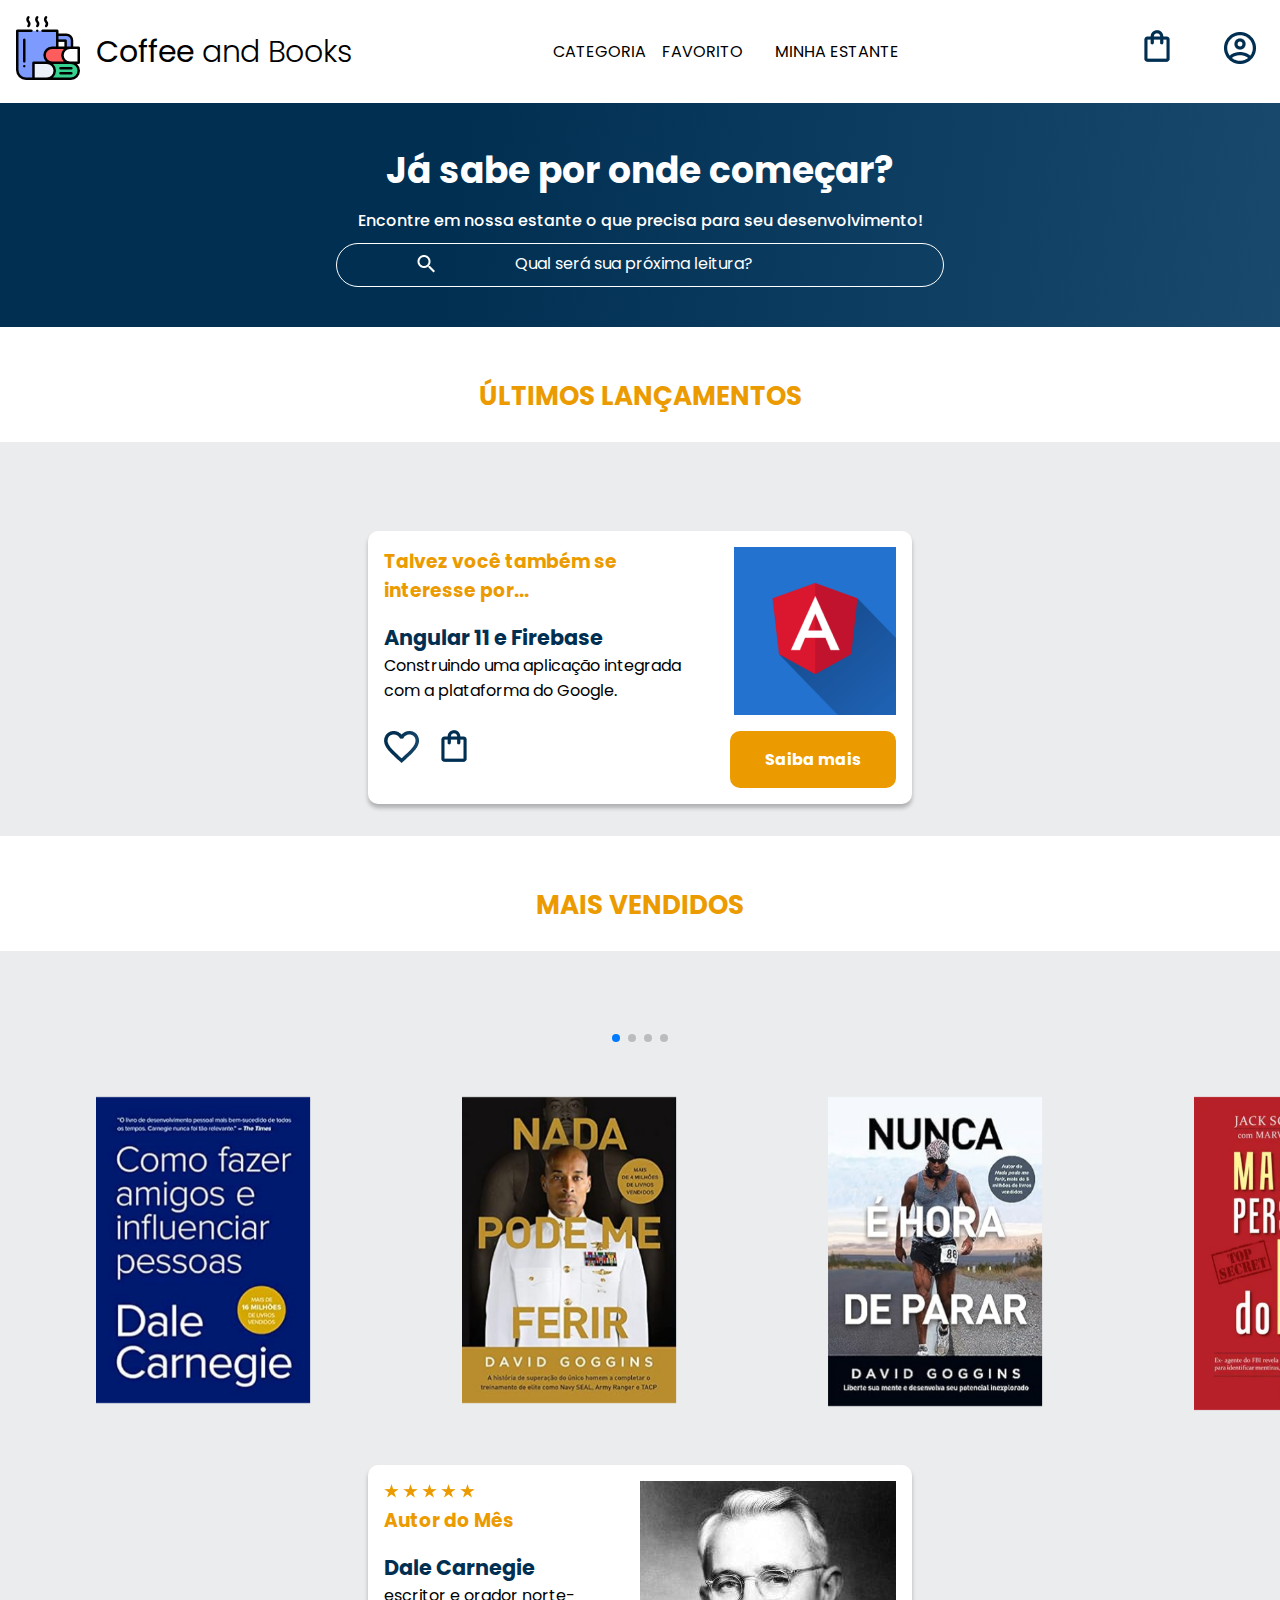
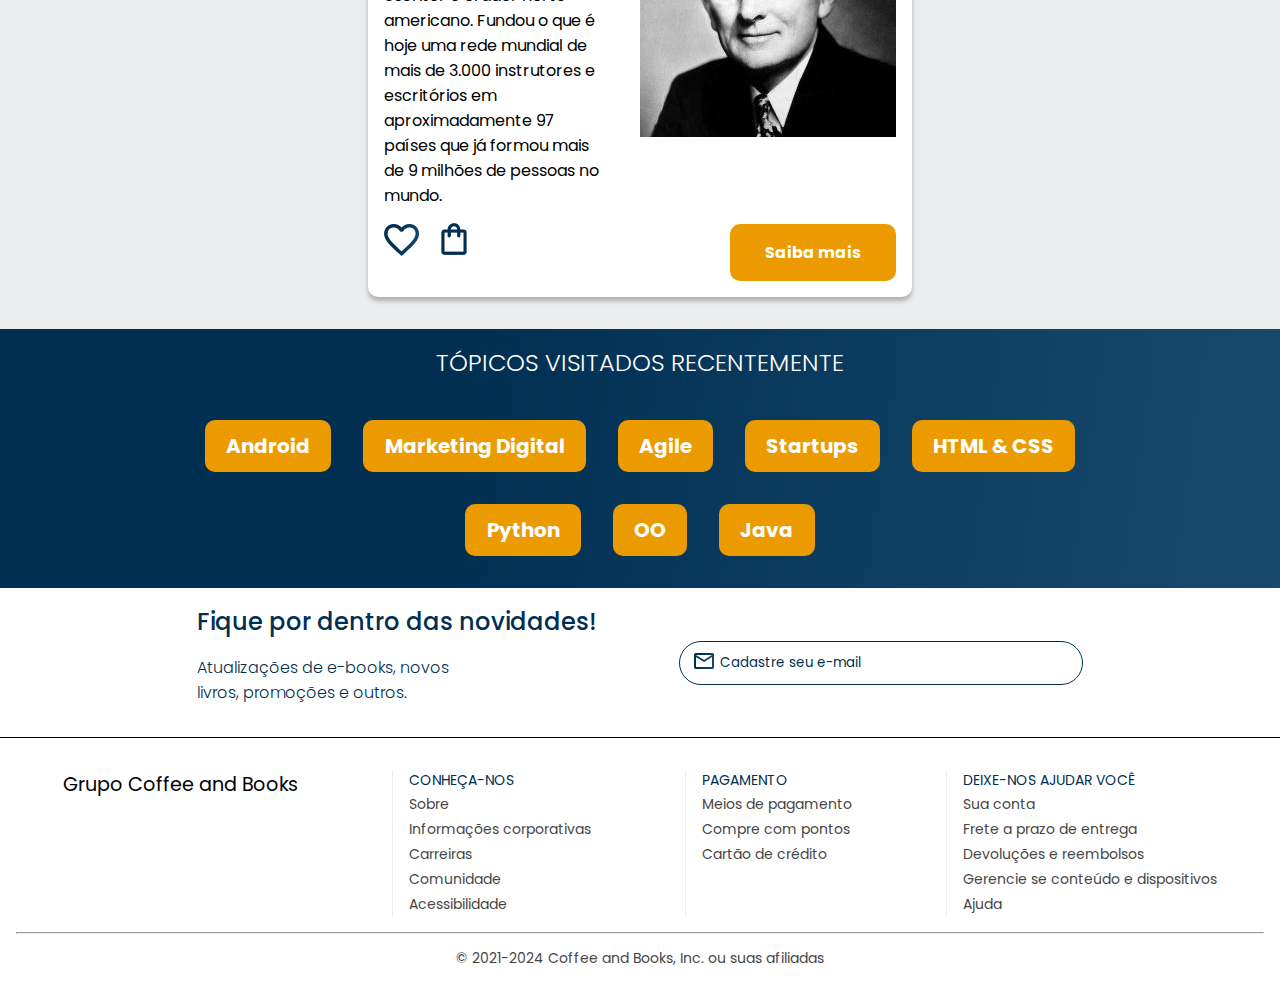
<file: index.html>
<!DOCTYPE html>
<html lang="en">
<head>
    <meta charset="UTF-8">
    <meta name="viewport" content="width=device-width, initial-scale=1.0">
    <title>Coffee and Books</title>
    <link rel="stylesheet" href="style/header.css">
    <link rel="stylesheet" href="style/style.css">
    <link rel="stylesheet" href="style/baner.css">
    <link rel="stylesheet" href="style/topicos.css">
    <link rel="stylesheet" href="style/contatoEfooter.css">
    <link rel="stylesheet" href="https://cdn.jsdelivr.net/npm/swiper@11/swiper-bundle.min.css">
    <script src="https://cdn.jsdelivr.net/npm/swiper@11/swiper-bundle.min.js" defer></script>
    <link rel="stylesheet" href="style/carrosel.css">
    <script src="js/carrossel.js" defer></script>
    <link rel="shortcut icon" href="imagens/livro.png" type="image/x-icon">
</head>
<body>
    <header class="cabecalho">
        <div class="container">
            <input type="checkbox" id="menu" class="container_botao">
            <label for="menu" class="container_rotulo">
                <span class="container_menu_hamburger container_imagem"></span>
            </label>
            <ul class="lista_menu">
                <li class="lista_menu_titulo">Categoria</li>
                <li class="lista_menu_item"><a href="#" class="lista_menu_link">Programação</a></li>
                <li class="lista_menu_item"><a href="#" class="lista_menu_link">Front-end</a></li>
                <li class="lista_menu_item"><a href="#" class="lista_menu_link">Infraestrutura</a></li>
                <li class="lista_menu_item"><a href="#" class="lista_menu_link">Business</a></li>
                <li class="lista_menu_item"><a href="#" class="lista_menu_link">Design & UX</a></li>
            </ul>
            <a href="#"><img src="imagens/livro.png" alt="logo alura" class="container_imagem"></a>
            <h1 class="container_titulo"><b class="container_titulo_negrito">Coffee</b> and Books</h1>
        </div>
        
        <ul class="opcoes">
            <input type="checkbox" name="opcoes-menu" id="opcoes-menu" class="opcoes-botao">
            <label for="opcoes-menu" class="opcao_menu">
                <li class="opcoes_item opcoes_link">categoria</li>
            </label>

            <ul class="lista_menu">
                <li class="lista_menu_item"><a href="#" class="lista_menu_link">Programação</a></li>
                <li class="lista_menu_item"><a href="#" class="lista_menu_link">Front-end</a></li>
                <li class="lista_menu_item"><a href="#" class="lista_menu_link">Infraestrutura</a></li>
                <li class="lista_menu_item"><a href="#" class="lista_menu_link">Business</a></li>
                <li class="lista_menu_item"><a href="#" class="lista_menu_link">Design & UX</a></li>
            </ul>
            <li class="opcoes_item"><a class="opcoes_link" href="#">favorito</a></li>
            <li class="opcoes_item"><a class="opcoes_link" href="#">minha estante</a></li>
        </ul>
        <div class="container">
            <a href="#" class="container_link"><img src="imagens/Favoritos.png" alt="logo favorito" class="container_imagem favorito_transparente"></a>
            <a href="#" class="container_link"><img src="imagens/Compras.png" alt="logo carrinho de compras" class="container_imagem"> <p class="container_texto">Minha Sacola</p></a>
            <a href="perfil.html" class="container_link"><img src="imagens/Usuário.png" alt="logo usuario" class="container_imagem"><p class="container_texto">Meu perfil</p></a>
        </div>
    </header>
    <section class="baner">
        <h2 class="baner_titulo">Já sabe por onde começar?</h2>
        <p class="baner_texto">Encontre em nossa estante o que precisa para seu desenvolvimento!</p>
        <input type="search" class="baner_pesquisa" placeholder="Qual será sua próxima leitura?">
    </section>
    <section class="carrossel">
        <h2 class="carrossel-titulo">Últimos Lançamentos</h2>
        <div class="carrossel_container">
        <div class="swiper">
            <div class="swiper-pagination"></div>
            <div class="swiper-wrapper" id="carrossel"></div>
        </div>
    <div class="card">
        <div class="card_descricao">
            <div class="descricao">
                <h3 class="descricao_titulo">Talvez você também se interesse por...</h3>
                <h2 class="descricao_titulo_produto">Angular 11 e Firebase</h2>
                <p>Construindo uma aplicação integrada com a plataforma do Google.</p>
            </div>
            <img src="imagens/Angular.png" alt="">
        </div>
        <div class="card_botoes">
            <ul class="botoes">
                <li class="botoes_item"><img src="imagens/Favoritos.png" alt=""></li>
                <li class="botoes_item"><img src="imagens/Compras.png" alt=""></li>
            </ul>
            <a class="botao_ancora" href="">Saiba mais</a>
        </div>
    </div>
</div>
</section>
    <section class="carrossel">
        <h2 class="carrossel-titulo">mais vendidos</h2>
        <div class="carrossel_container">
            <div class="swiper">
                <div class="swiper-pagination"></div>
                <div class="swiper-wrapper">
                  <div class="swiper-slide"><img src="imagens/comofazeramigos.jpg" alt=""></div>
                  <div class="swiper-slide"><img src="imagens/nadapodemeferri.jpg" alt=""></div>
                  <div class="swiper-slide"><img src="imagens/nuncaehoradeparar.jpg" alt=""></div>
                  <div class="swiper-slide"><img src="imagens/fbi.webp" alt=""></div>
                </div>
            </div>
                
                <div class="card">
            <div class="card_descricao">
                <div class="descricao">
                    <img src="imagens/Estrelinhas.png" alt="">
                    <h3 class="descricao_titulo">Autor do Mês</h3>
                    <h2 class="descricao_titulo_produto">Dale Carnegie</h2>
                    <p>escritor e orador norte-americano. Fundou o que é hoje uma rede mundial de mais de 3.000 instrutores e escritórios em aproximadamente 97 países que já formou mais de 9 milhões de pessoas no mundo.</p>
                </div>
                <img class="imagem_card" src="imagens/Dale Carnegie.jpg" alt="">
            </div>
            <div class="card_botoes">
                <ul class="botoes">
                    <li class="botoes_item"><img src="imagens/Favoritos.png" alt=""></li>
                    <li class="botoes_item"><img src="imagens/Compras.png" alt=""></li>
                </ul>
                <a class="botao_ancora" href="">Saiba mais</a>
            </div>
                </div>
        </div>
</section>
    <section class="topicos">
        <h2 class="topicos_titulo">Tópicos visitados recentemente</h2>
        <ul class="topicos_lista">
            <li class="topicos_item">
                <a href="" class="topicos_link">Android</a>
            </li>
            <li class="topicos_item">
                <a href="" class="topicos_link">Marketing Digital</a>
            </li>
            <li class="topicos_item">
                <a href="" class="topicos_link">Agile</a>
            </li>
            <li class="topicos_item">
                <a href="" class="topicos_link">Startups</a>
            </li>
            <li class="topicos_item">
                <a href="" class="topicos_link">HTML & CSS</a>
            </li>
            <li class="topicos_item">
                <a href="" class="topicos_link">Python</a>
            </li>
            <li class="topicos_item">
                <a href="" class="topicos_link">OO</a>
            </li>
            <li class="topicos_item">
                <a href="" class="topicos_link">Java</a>
            </li>
        </ul>
    </section>
    <section class="contato">
        <div>
            <h2 class="contato_titulo">Fique por dentro das novidades!</h2>
            <p class="contato_descricao">Atualizações de e-books, novos livros, promoções e outros.</p>
        </div>
        <input type="email" class="contato_input" placeholder="Cadastre seu e-mail">
    </section>
    <footer>
            <div class="rodape">
                <p class="rodape-titulo">Grupo Coffee and Books</p>
                <ul class="lista_rodape">
                    <li class="lista_rodape-titulo">Conheça-nos</li>
                    <li class="lista_rodape-item"><a href="" class="lista_rodape-link">Sobre</a></li>
                    <li class="lista_rodape-item"><a href="" class="lista_rodape-link">Informações corporativas</a></li>
                    <li class="lista_rodape-item"><a href="" class="lista_rodape-link">Carreiras</a></li>
                    <li class="lista_rodape-item"><a href="" class="lista_rodape-link">Comunidade</a></li>
                    <li class="lista_rodape-item"><a href="" class="lista_rodape-link">Acessibilidade</a></li>
                </ul>
                <ul class="lista_rodape">
                    <li class="lista_rodape-titulo">Pagamento</li>
                    <li class="lista_rodape-item"><a href="" class="lista_rodape-link">Meios de pagamento</a></li>
                    <li class="lista_rodape-item"><a href="" class="lista_rodape-link">Compre com pontos</a></li>
                    <li class="lista_rodape-item"><a href="" class="lista_rodape-link">Cartão de crédito</a></li>
                </ul>
                <ul class="lista_rodape">
                    <li class="lista_rodape-titulo">Deixe-nos ajudar você</li>
                    <li class="lista_rodape-item"><a href="" class="lista_rodape-link">Sua conta</a></li>
                    <li class="lista_rodape-item"><a href="" class="lista_rodape-link">Frete a prazo de entrega</a></li>
                    <li class="lista_rodape-item"><a href="" class="lista_rodape-link">Devoluções e reembolsos</a></li>
                    <li class="lista_rodape-item"><a href="" class="lista_rodape-link">Gerencie se conteúdo e dispositivos</a></li>
                    <li class="lista_rodape-item"><a href="" class="lista_rodape-link">Ajuda</a></li>
                </ul>   
            </div>
            <div class="rodape_direitos">
                <hr>
                <p>© 2021-2024 Coffee and Books, Inc. ou suas afiliadas</p>
            </div>
    </footer>
    <script src="js/main.js"></script>
</body>
</html>
</file>
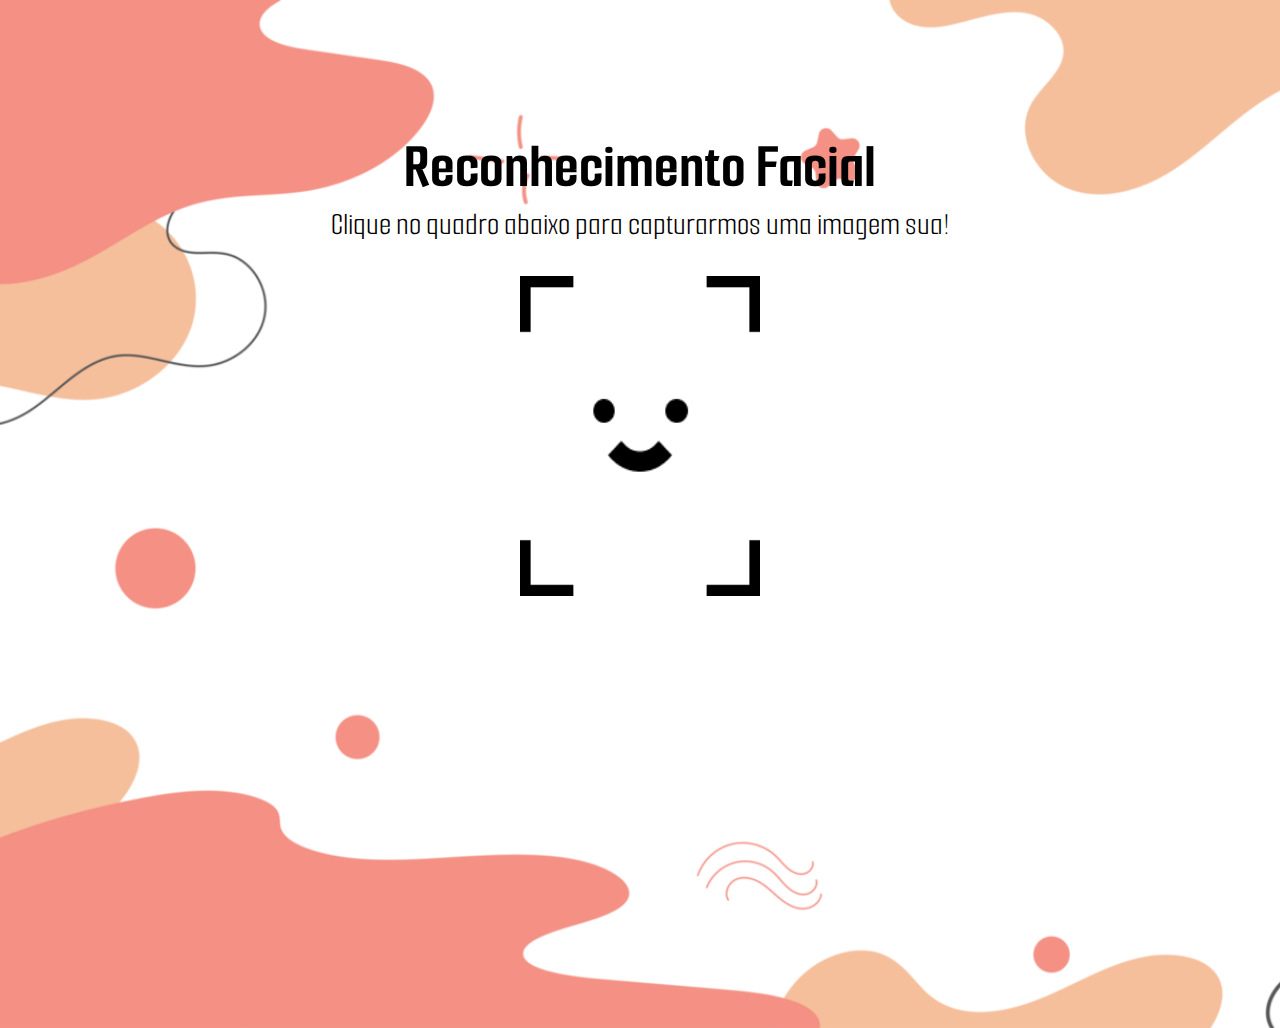
<file: camera.html>
<!DOCTYPE html>
<html lang="pt-br" data-html>
<head>
    <meta charset="UTF-8">
    <meta name="viewport" content="width=device-width, initial-scale=1.0">
    <title>Document</title>
    <link rel="stylesheet" href="style/camera.css">
    <link rel="shortcut icon" href="imagens/camera-dslr.png"  type="image/x-icon">
</head>
<body>
    <section class="container">
        <div class="formulario_containeir">
            <h2 class="titulo_camera">Reconhecimento Facial</h2>
            <p class="paragrafo_camera">Clique no quadro abaixo para capturarmos uma imagem sua!</p>
            <img class="imagem_rosto" src="imagens/reconhecimento.png" alt="Rosto com olhos e um sorriso dentro de um enquadramento">

            <div class="formulario_camera">
                <video class="reconhecimento_facial"  autoplay></video>
                <button class="camera_botao">Tirar Foto</button>
            </div>

            <div class="formulario_mensagem">
                <canvas class="canvas"> </canvas>
                <img src="imagens/ícone check.png" alt="Ícone de validação" class="formulario__imagem">
                <p>Prontinho, imagem capturada!</p>

                <a href="#" class="abrir_conta">Finalizar Cadastro</a>
            </div>
        </div>
    </section>
    <script src="js/camera.js"></script>
</body>
</html>
</file>
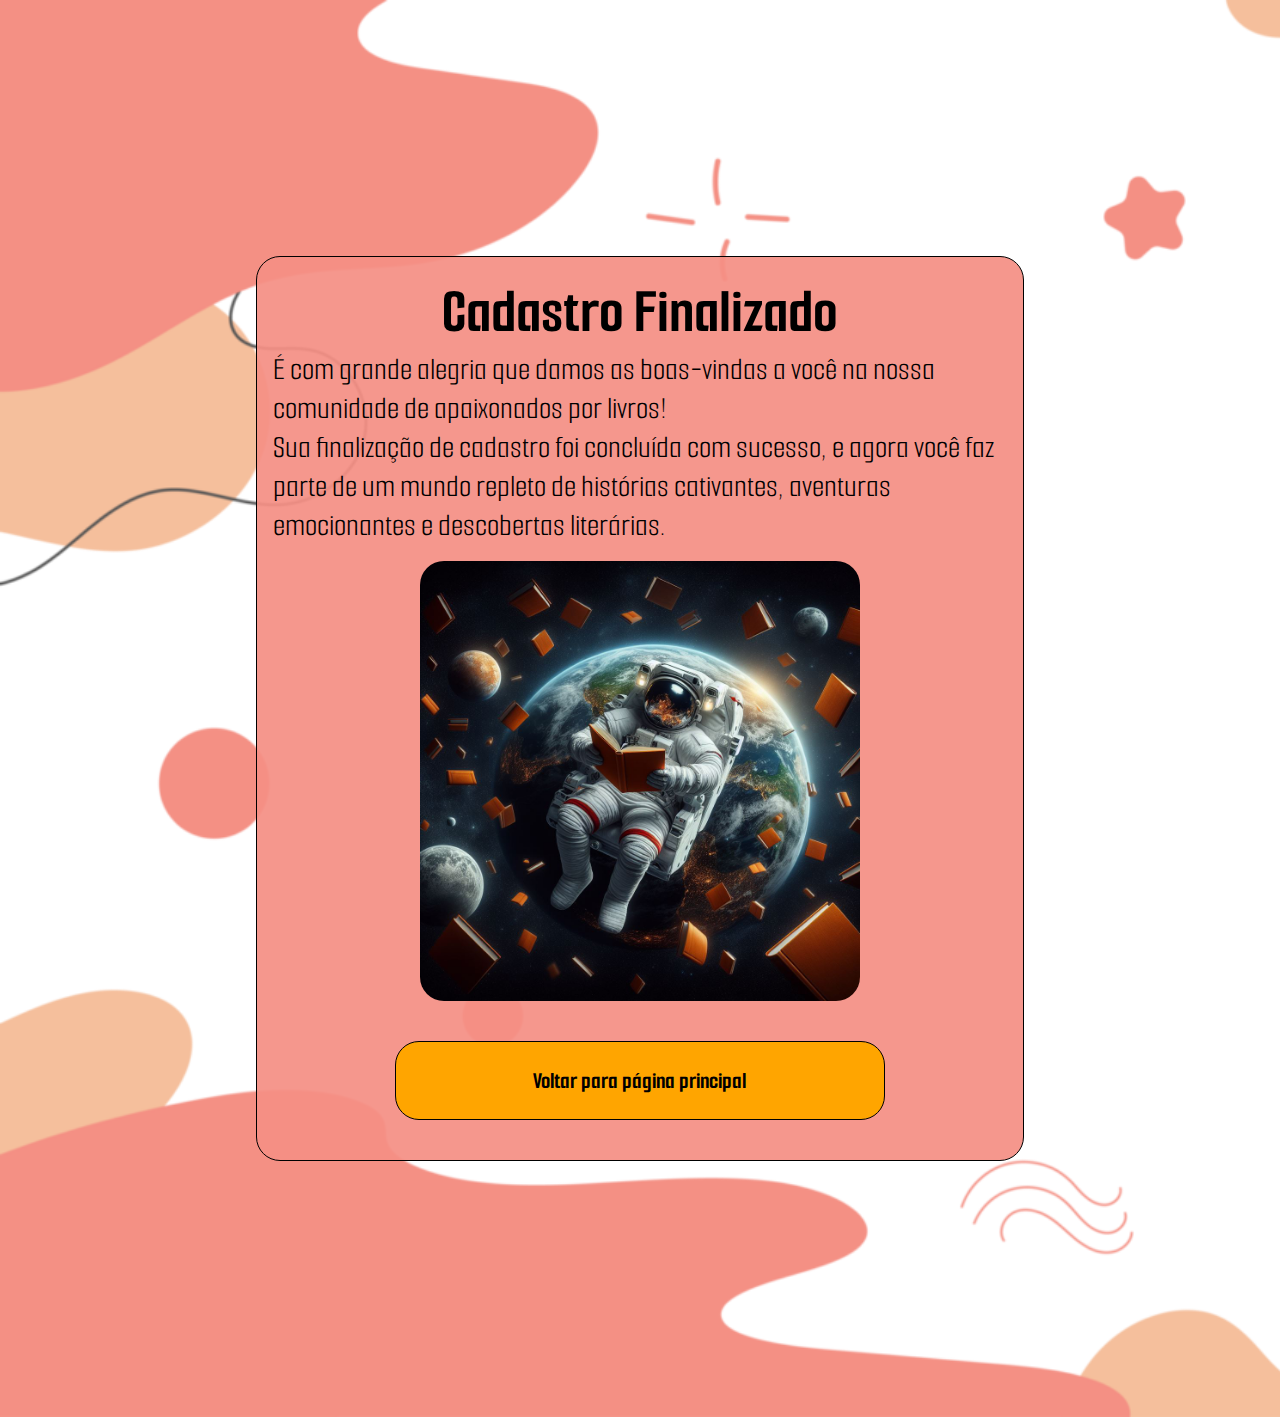
<file: fimCadastro.html>
<!DOCTYPE html>
<html lang="pt-br" data-html>
<head>
    <meta charset="UTF-8">
    <meta name="viewport" content="width=device-width, initial-scale=1.0">
    <title>Document</title>
    <link rel="stylesheet" href="style/fimCadastro.css">
    <link rel="shortcut icon" href="imagens/cadastro (1).png"  type="image/x-icon">
</head>
<body>
    <section class="container">
        <h1 class="container_titulo">Cadastro Finalizado</h1>
        <p class="container_paragrafo">É com grande alegria que damos as boas-vindas a você na nossa comunidade de apaixonados por livros!</p>
        <p class="container_paragrafo">Sua finalização de cadastro foi concluída com sucesso, e agora você faz parte de um mundo repleto de histórias cativantes, aventuras emocionantes e descobertas literárias.</p>
        <img class="container_imagem" src="imagens/astronauta.jpg" alt="astronauta segurando um livro">
        <a class="botao_voltar" href="index.html">Voltar para página principal</a>
    </section>
    
</body>
</html>
</file>
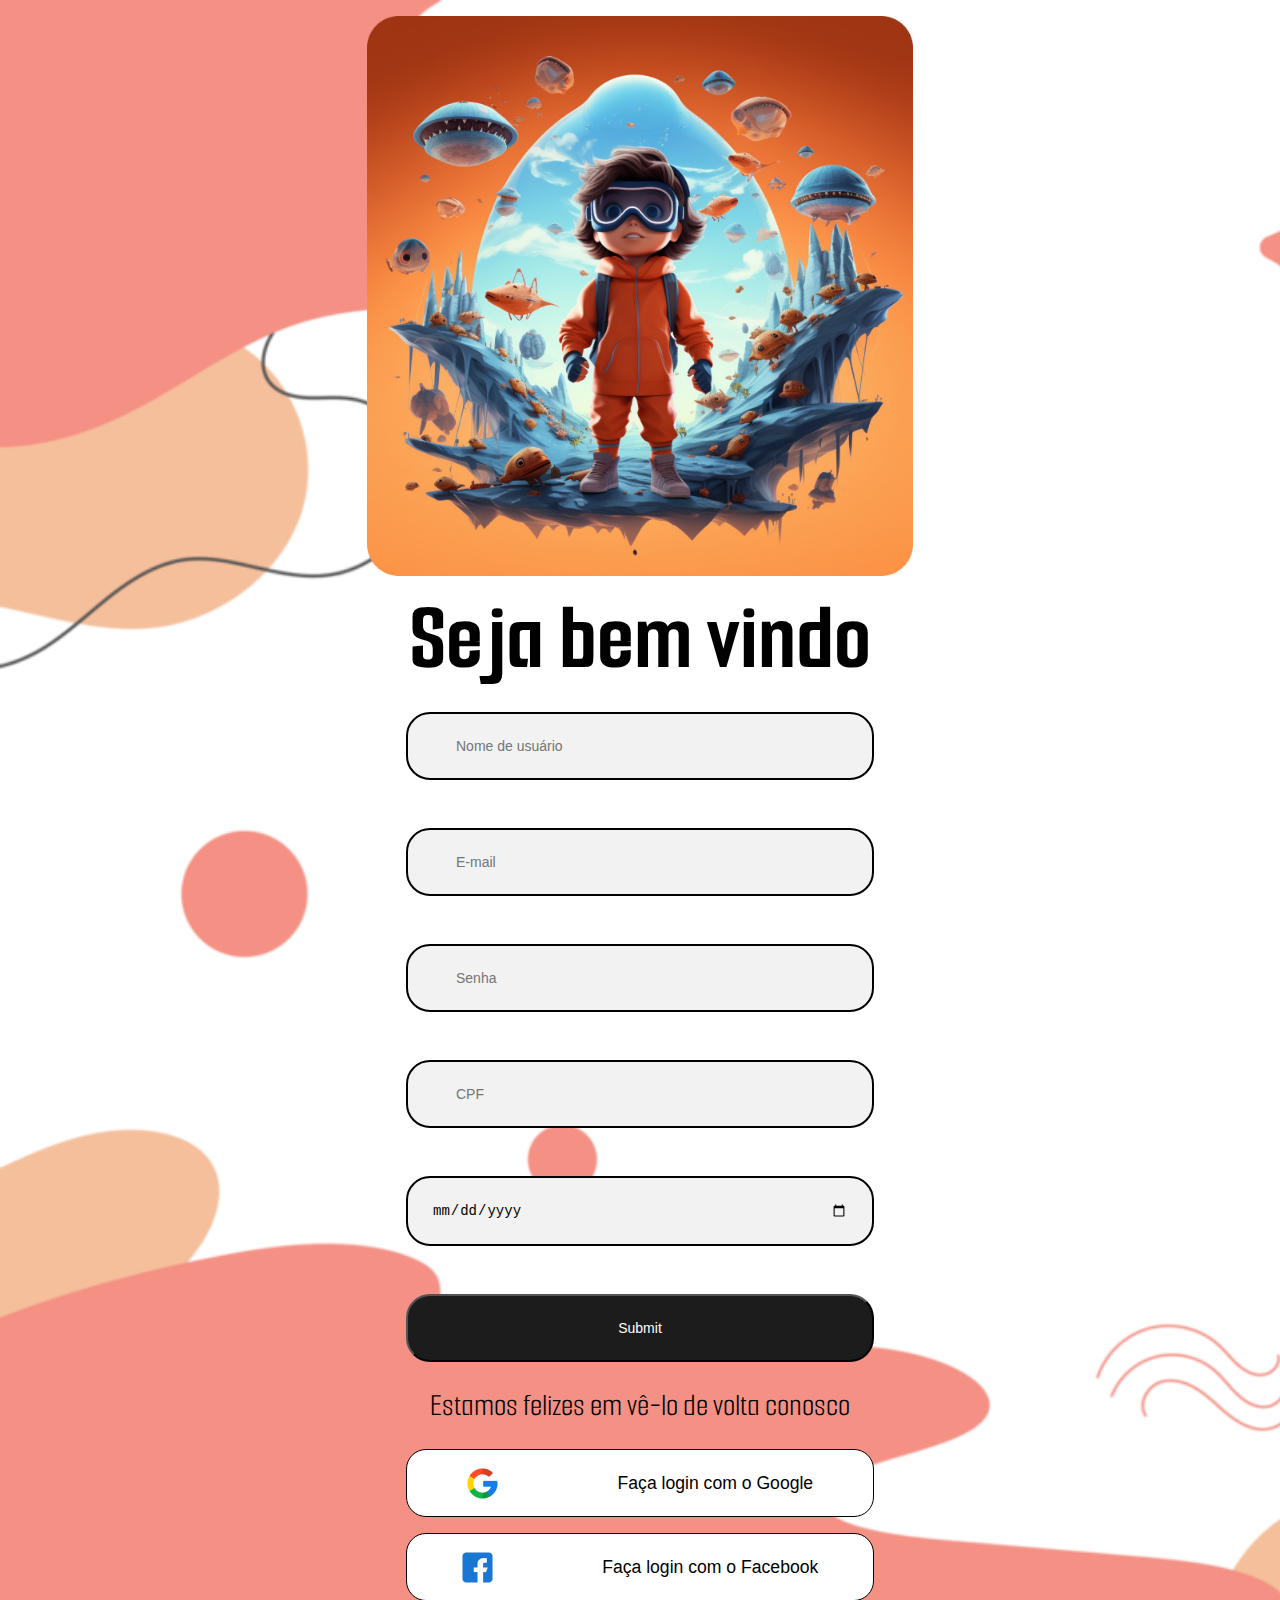
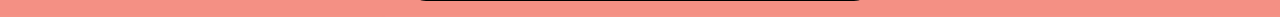
<file: perfil.html>
<!DOCTYPE html>
<html lang="pt-br" data-html>
<head>
    <meta charset="UTF-8">
    <meta name="viewport" content="width=device-width, initial-scale=1.0">
    <title>Document</title>
    <link rel="stylesheet" href="style/perfil.css">
    <link rel="shortcut icon" href="imagens/cadastro.png" type="image/x-icon">
</head>
<body>
    <section class="container">
        <div class="container_conteudo">
            <div>
                <h1 class="titulo_conteudo">Seja bem vindo</h1>
            </div>
            <div class="container_dados">
                
                <form class="container_dados_cadastrais">
                    <filedset class="container_dados02">
                        <input class="name" name="nome" type="text" placeholder="Nome de usuário" minlength="3" required>
                        <span class="mensagem-erro"></span>
                    </filedset>
                    <fieldset class="container_dados02">
                        <input class="email" name="email" type="email" placeholder="E-mail" minlength="4" required>
                        <span class="mensagem-erro"></span>
                    </fieldset>
                    <fieldset class="container_dados02">
                        <input class="senha" name="senha" type="password" placeholder="Senha" minlength="7" required>
                        <span class="mensagem-erro"></span>
                    </fieldset>
                    <fieldset class="container_dados02">
                        <input class="cpf" type="text" name="cpf"  placeholder="CPF" minlength="11" maxlength="14" required pattern="\d{3}\.?\d{3}.?\d{3}-?\d{2}">
                        <span class="mensagem-erro"></span>
                    </fieldset>
                    <fiedset class="container_dados02">
                        <input class="data" name="data" type="date" placeholder="Data de nascimento" required>
                        <span class="mensagem-erro"></span>
                    </fiedset>
                    <input class="botao_continuar" type="submit">
                </form>

            </div>
           
            <div class="login">
                <p class="paragrafo_conteudo">Estamos felizes em vê-lo de volta conosco</p>
            </div>

            <div class="container_botao">
                <button class="botao_google"> <img src="imagens/google 1.png" alt="">Faça login com o Google</button>
                <button class="botao_facebook"> <img src="imagens/facebook 1.png" alt="">Faça login com o Facebook</button>
            </div>
        </div>
        <div class="container_imagem">
            <img src="imagens/Rectangle 4.png" alt="">
        </div>
    </section>
    <script src="js/formulario.js" type="module"></script>
</body>
</html>
</file>
<file: style/header.css>
.container_menu_hamburger{
    background-image: url(../imagens/Menu.svg);
    background-position: center;
    background-repeat: no-repeat;
    display: inline-block;
    width: 24px;
    height: 24px;
}
.cabecalho{
    display: flex;
    justify-content: space-between;
    align-items: center;
    background-color: var(--cor_secundaria);
    position: relative;
}
.container{
    display: flex;
    align-items: center;
}

.container_titulo{
    display: none;
}

.lista{
    display: none;
}

.opcoes{
    display: none;
}

.container_imagem{
    padding: 1em
}
.lista_menu{
    display: none;
    position: absolute;
    top: 100%;
    width: 60vw;
}
.container_botao:checked ~ .lista_menu{
    display: block;
}
#menu{
    display: none;
}
.lista_menu_titulo, .lista_menu_item{
    background-color: var(--cor_secundaria);
    padding: 0.8em;
}
.lista_menu_titulo{
    color: var(--cor_titulo_hamburguer);
    font-weight: 700;
}
.lista_menu_link{
    text-decoration: none;
    background: var(--cor_topico_hamburguer);
    background-clip: text;
    -webkit-background-clip: text;
    -webkit-text-fill-color: transparent;
    text-transform: uppercase;
}

.baner_titulo{
    margin-bottom: 10px;
}

.baner_texto{
    margin-bottom: 10px;
}

.baner_pesquisa{
    background: transparent;
    border: solid 1px var(--cor_secundaria);
    color: var(--cor_secundaria);
    border-radius: 24px;
    padding: 1em;
    width: 100%;
}

.baner_pesquisa::placeholder{
    font-family: var(--fonte_principal);
    color: var(--cor_secundaria);
    font-size: 1em;
    text-align: center;
    font-weight: 400;
    background: url(../imagens/lupa.png) no-repeat;
    background-position: 1em;
}

.container_texto{
    display: none;
}

.container_botao:checked ~ .container_rotulo > .container_menu_hamburger{
    background-image: url(../imagens/Menu\ Aberto.png);
}

.container_botao:checked ~ .container_rotulo{
    background: var(--azul);
    padding: 0.8em 1em;
}

@media screen and (min-width: 1024px){
    .container_titulo{
        font-family: var(--fonte_secundaria);
        font-size: 30px;
        font-weight: 300;
        display: block;
    }
    .container_menu_hamburger{
        display: none;
    }

    .favorito_transparente{
        display: none;
    }

    .opcoes{
        display: flex;
    }

    .opcoes_item{
        list-style-type: none;
    }

    .opcoes_link{
        text-decoration: none;
        color:black;
        text-transform: uppercase;
        padding:  0 1em;
    }
   
    .opcoes-botao:checked ~ .lista_menu{
        display: block;
    }

    .lista_menu_item{
        list-style-type: none;
    }

    .lista_menu_item:hover{
        background: var(--azul);
    }

    .lista_menu_item:hover > .lista_menu_link{
        -webkit-text-fill-color: var(--cor_principal);
        text-decoration: none;
    }

    .opcoes-botao:checked ~ .opcao_menu > .opcoes_item {
        background: var(--azul);
        color: var(--cor_principal);
    }

    .opcoes_item{
        padding: 1em 0;
    }

    .lista_menu{
        width: auto;
        margin-top: -20px;
    }

    .opcoes-botao{
        display: none;
    }

}

@media screen and (min-width: 1728px){
    .container{
        margin: 0 2em;
    }
    
    .container_link{
        display: flex;
        align-items: center;
        text-decoration: none;
        color: black;
        font-weight: 400;
    }

    .container_texto{
        display: block;
    }

    .opcoes{
        margin-right: auto;
    }


}
</file>
<file: style/style.css>
@import url('https://fonts.googleapis.com/css2?family=Poppins:wght@400;500;700&display=swap');
@import url('https://fonts.googleapis.com/css2?family=Josefin+Sans:wght@200;300;400;500;600;700&display=swap');
*{
    margin: 0;
    padding: 0;
}
:root{
    --cor_principal: #EBECEE;
    --cor_secundaria: #FFFFFF;
    --cor_titulo_hamburguer: #EB9B00;
    --cinza: #EBECEE;
    --cinza_escuro: #474646;
    --azul: #002F52;
    --cor_topico_hamburguer: linear-gradient(98deg, #002F52 35.49%, #326589 165.37%);
    --fonte_principal: 'Poppins', sans-serif;
    --fonte_secundaria: font-family: 'Josefin Sans', sans-serif;
}
body{
    background-color: var(--cor_principal);
   
    font-family: var(--fonte_principal);
    font-weight: 400;
    font-size: 16px;
}
</file>
<file: style/baner.css>
.baner{
    background: var(--cor_topico_hamburguer);
    color: var(--cor_secundaria);
    padding: 2.5em 2em;
    text-align: center;
}
.baner_titulo{
    font-weight: 700;
    font-size: 1.125rem;
}
.baner_texto{
    font-weight: 500;
}

@media screen and (min-width: 1024px){
    .baner_pesquisa{
        width: 50%;
    }

    .baner h2{
        font-size: 36px;
    }

    .baner_pesquisa::placeholder{
        background-position: 4em;
        font-size: 16px;
    }
}

@media screen and (min-width: 1724px){
    .baner_pesquisa{
        width: 30%;
    }
}
</file>
<file: style/topicos.css>
.card{
    background-color: var(--cor_secundaria);
    margin: 1em;
    border-radius: 10px;
    padding: 1em;
    box-shadow: 0 4px 4px rgba(0, 0, 0, 0.253);
}

.card_descricao{
    display: flex;
    justify-content: space-between;
    margin-bottom: 0.5em;
    text-align: start;
}

.descricao_titulo{
    color: var(--cor_titulo_hamburguer);
    font-weight: 700;
}

.descricao_titulo_produto{
    color: var(--azul);
    font-size: 1.3rem;
    font-weight: 700;
}

.descricao p{
    color: black;
}

.card_botoes{
    display: flex;
    justify-content: space-between;
}
.botoes{
    display: flex;
    margin: 0.5em 0.5em;
}

.botoes_item{
    list-style-type: none;
}

.botao_ancora{
    text-decoration: none;
    color: white;
    background-color: var(--cor_titulo_hamburguer);
    padding: 1em 2.2em;
    font-weight: 700;
    margin-top: 0.5em;
    border-radius: 10px;
}

.topicos{
    background: var(--cor_topico_hamburguer);
    text-align: center;
    padding: 1em 0;
}

.topicos_titulo{
    font-weight: 300;
    font-size: 16px;
    color: white;
    margin-bottom: 1em;
    text-transform: uppercase;
}

.topicos_lista{
    display: flex;
    flex-wrap: wrap;
    justify-content: center;
}

.topicos_item{
    list-style-type: none;
    background-color: var(--cor_titulo_hamburguer);
    padding: 0.7em;
    margin: 1em;
    border-radius: 10px;
}

.topicos_link{
    color: white;
    text-decoration: none;
    font-weight: 700;
    padding: 0.5em;
    font-size: 14px;
}

@media screen and (min-width: 1024px){
    .card{
        width: 40%;
        margin: 2em auto;
        
    }
    .descricao{
        margin: 0 2em 0 0
    }

    .descricao_titulo{
        margin-bottom: 0.9em;
    }

    .botoes{
        margin: 0 0 0 -0.5em;
    }

    .topicos_titulo{
        font-size:24px;
        font-weight: 300;
    }

    .topicos_link{
        font-size: 20px;
    }

    .topicos_lista{
        padding: 0 10em 0 10em;
    }

    .topicos_item{
        padding: 0.7em;
    }
}

@media screen and (min-width: 1728px){
    .topicos_titulo{
        margin: 1.5em 0 0 0 ;
        font-size: 32px;
        font-weight: 100;
    }
    .topicos_lista{
        padding: 2em;
    }
}
</file>
<file: style/contatoEfooter.css>
.contato{
    background: var(--cor_secundaria);
    padding: 1em;
}
.contato_titulo{
    font-size: 18px;
    font-weight: 500;
    color: var(--azul);
}

.contato_descricao{
    font-size: 16px;
    font-weight: 300;
    color: var(--azul);
    margin: 1em 0;
}

.contato_input{
    border: 1px solid var(--azul);
    border-radius: 24px;
    padding: 1em;
    width: 90%;
    color: var(--azul);
}

.contato_input::placeholder{
    color: var(--azul);
    font-family: var(--fonte_principal);
    padding-left: 2em;
    background: url(../imagens/Vector.png) no-repeat;
}

footer{
    border-top: 1px solid black;
    padding: 1em;
    background: var(--cor_secundaria);
    font-weight: 400;
}

.lista_rodape, .rodape_direitos{
    display: none;
}

@media screen and (min-width: 1024px){
    .contato{
        display: flex;
        justify-content: center;
        align-items: center;
    }

    .contato_titulo{
        font-size: 24px;
    }

    .contato_descricao{
        margin-right: 1em;
        font-size: 16px;
        width: 60%;
    }

    .contato_input{
        width: 30%;
    }

    .rodape{
        display: flex;
        justify-content: space-around;
        margin: 1em 0;
    }

    .rodape-titulo{
        font-weight: 400;
        font-size: 1.2em;
    }

    .lista_rodape-titulo{
        font-size: 14px;
        color: var(--azul);
        list-style-type: none;
        text-transform: uppercase;
    }

    .lista_rodape{
        list-style-type: none;
        display: block;
        border-left: 1px solid var(--cinza);
        padding-left: 1em;
    }

    .lista_rodape-link{
        text-decoration: none;
        color: var(--cinza_escuro);
        font-size: 14px;
    }

    .rodape_direitos{
        display: block;
    }

    .rodape_direitos p{
        text-align: center;
        font-size: 14px;
        color: var(--cinza_escuro);
        margin: 1em 0;
    }

}

@media screen and (min-width: 1728px){
    .contato_input{
        width: 20%;
    }
}
</file>
<file: style/carrosel.css>
.carrossel-titulo{
    text-align: center;
    text-transform: uppercase;
    color: var(--cor_titulo_hamburguer);
    font-size: 0.9rem;
    padding: 1em 0 1em 0;
    background-color: var(--cor_secundaria);
}

.swiper-slide img{
    width: 100%;
}

.swiper-wrapper{
    gap: 10%;
}

.swiper-pagination{
    position: initial;
    margin: .5em 0;
}

#preco_descricao{
    width: 100%;
    display: flex;
    flex-direction: column;
    justify-content: space-between;
    height: 280px;
    text-align: center;
}

.preco_titulo{
    margin-top: 1em;
    font-size: 1em;
    font-weight: 500;
    color: #fc6621;
}

.autor{
    font-size: 1em;
    color: rgba(95, 95, 95, 0.751);
    font-weight: 500;
}

.preco{
    font-size: 1.5em;
    font-weight: bold;
    color: var(#002f52);
}

.imagem_card{
    width: 50%;
    height: 100%;
}

@media screen and (min-width: 1024px){

    .carrossel{
        padding: 0;
    }

    .swiper{
       margin-top: 25px;
       background: var(--cinza);
       padding: 1em 6em 1em 6em;
    }

    .swiper-pagination{
        margin: 2em 0 3em 0;
    }

    .swiper-slide img{
        width: 60%;
    }

    .carrossel-titulo{
        padding-top: 50px;
        font-size: 26px;
    }

    .swiper-wrapper{
        gap: 0;
    }

    #preco_descricao{
        width: 60%;
        display: flex;
        flex-direction: column;
        justify-content: space-between;
        height: 280px;
        text-align: center;
    }
    
    .preco_titulo{
        margin-top: 1em;
        font-size: 1.1em;
        font-weight: 500;
        color: #fc6621;
    }
    
    .autor{
        font-size: 1.1em;
        color: rgba(95, 95, 95, 0.751);
        font-weight: 500;
    }
    
    .preco{
        font-size: 1.5em;
        font-weight: bold;
        color: var(#002f52);
    }
}

@media screen and (min-width: 1728px){
        .carrossel_container{
            display: flex;
            justify-content: space-between;
            margin: 0 10vw 3em 10vw;
            align-items: center;
        }
   
        .swiper{
            width: 60%;
        }

        .swiper-pagination{
            margin: 0 0 2em 0;
        }

        .card{
            margin-left: 10em;
            width: 50%;
        }

        .descricao_titulo{
            font-size: 32px;
            margin-bottom: 0.2em;
        }

        .descricao_titulo_produto{
            font-size: 18px;
        }

        .swiper-slide img{
            width: 100%;
        }


        .swiper-wrapper{
            gap: 5%;
        }
    
        #preco_descricao{
            width: auto;
            height: 280px;
        }
        
        .preco_titulo{
            margin-top: 1em;
            font-size: 1.1em;
            font-weight: 500;
            color: #fc6621;
        }
        
        .autor{
            font-size: 1.1em;
            color: rgba(95, 95, 95, 0.751);
            font-weight: 500;
        }
        
        .preco{
            font-size: 1.5em;
            font-weight: bold;
            color: var(#002f52);
        }

}
</file>
<file: style/camera.css>
@import url('https://fonts.googleapis.com/css2?family=Poppins:wght@400;500;700&display=swap');
@import url('https://fonts.googleapis.com/css2?family=Josefin+Sans:wght@200;300;400;500;600;700&display=swap');
@import url('https://fonts.googleapis.com/css2?family=Smooch+Sans:wght@100..900&display=swap');

*{
    margin: 0;
    padding: 0;
}

body{
    background-image: url(../imagens/pattern01.webp);
    background-repeat: no-repeat;
    background-size: cover;
    min-height: 100vh;
    font-family: "Smooch Sans", sans-serif;
    font-weight: 400;
    font-size: 16px;
}

.container{
    text-align: center;
    margin: 10%
}

.titulo_camera{
    font-size: 2.5rem ;
}

.paragrafo_camera{
    font-size: 1.5rem;
    margin-bottom: 1em;
}

.camera_botao{
    padding: 1em;
    border-radius: 16px;
    border: solid 1px black;
    font-size: 1.2rem;
    background-color: #f48f8482;
}

.formulario_camera{
     display: none; 
     flex-direction: column;
     gap: 3em;
}

.formulario_mensagem{
     display: none; 
     flex-direction: column;
     gap: 1em;
}

.formulario_mensagem p{
    margin-top: 1em;
    font-size: 1.2rem;
}

.formulario_mensagem img{
    width: 15%;
    margin: 0 auto;
}

.abrir_conta{
    margin-top: 1em;
    text-decoration: none;
    color: black;
    background-color: #f48f8482;
    border: solid 1px orange;
    border-radius: 24px;
    padding: 1em;
    font-weight: bold;
}

@media screen and (min-width: 1024px){
    .imagem_rosto{
        width: 15em;
        height: 20em;
    }

    .titulo_camera{
        font-size: 4rem ;
    }
    
    .paragrafo_camera{
        font-size: 2rem;
    }

    .formulario_camera{
        
        flex-direction: column;
        align-items: center;
    }
    
    .reconhecimento_facial{
        width: 50em;
        height: 25em;
    }

    .canvas{
        width: 30em;
        height: 25em;
    }

    .formulario_mensagem{
        flex-direction: column;
        align-items: center;
    }

    .formulario_mensagem img{
        margin-top: 2em;
    }

    .formulario_mensagem p{
        font-size: 2em;
    }

    .formulario_mensagem img{
        width: 10%;
    }
}

@media screen and (min-width: 1728px) {
    .formulario_mensagem img{
        width: 5%;
    }

    .abrir_conta{
        width: 20%;
        font-size: 1.5em;
    }
}
</file>
<file: style/fimCadastro.css>
@import url('https://fonts.googleapis.com/css2?family=Poppins:wght@400;500;700&display=swap');
@import url('https://fonts.googleapis.com/css2?family=Josefin+Sans:wght@200;300;400;500;600;700&display=swap');
@import url('https://fonts.googleapis.com/css2?family=Smooch+Sans:wght@100..900&display=swap');

*{
    margin: 0;
    padding: 0;
}

body{
    background-image: url(../imagens/pattern01.webp);
    background-repeat: no-repeat;
    background-size: cover;
    min-height: 100vh;
    font-family: "Smooch Sans", sans-serif;
    font-weight: 400;
    font-size: 16px;
}

.container{
    display: flex;
    flex-direction: column;
    margin: 10%;
    background-color: #f48f84ed;
    border-radius: 24px;
    padding: 1em;
    border: solid 1px black;
}

.container_titulo{
    text-align: center;
    font-size: 2rem;
}

.container_paragrafo{
    font-size: 1.2rem;
}

.container_imagem{
    width:80%;
    margin: 1em auto;
    border-radius: 24px;
}

.botao_voltar{
    text-decoration: none;
    color: black;
    background-color: orange;
    border-radius: 24px;
    padding: 1em;
    text-align: center;
    margin-top: 1em;
    font-weight: bold;
    border: solid 1px black;
}

@media screen and (min-width: 1024px){
    .container{
        width: auto 0;
        margin: 20%;
    }

    .container_titulo{
        text-align: center;
        font-size: 4rem;
    }
    
    .container_paragrafo{
        font-size: 2rem;
    }
    
    .container_imagem{
        width:60%;
        margin: 1em auto;
        border-radius: 24px;
    }

    .botao_voltar{
        font-size: 1.5em;
        width:60%;
        margin: 1em auto;
    }
}

@media screen and (min-width: 1728px){

    .container{
        width: auto 0;
        margin: 20%;
    }

    .container_titulo{
        text-align: center;
        font-size: 3rem;
    }
    
    .container_paragrafo{
        font-size: 2rem;
    }
    
    .container_imagem{
        margin-top: 1rem;
        width:40%;
        margin: 1em auto;
        border-radius: 24px;
        
    }

    .botao_voltar{
        font-size: 1.5em;
        width:40%;
        margin: 1em auto;
    }
}
</file>
<file: style/perfil.css>
@import url('https://fonts.googleapis.com/css2?family=Poppins:wght@400;500;700&display=swap');
@import url('https://fonts.googleapis.com/css2?family=Josefin+Sans:wght@200;300;400;500;600;700&display=swap');
@import url('https://fonts.googleapis.com/css2?family=Smooch+Sans:wght@100..900&display=swap');

*{
    margin: 0;
    padding: 0;
}

body{
    background-image: url(../imagens/pattern01.webp);
    background-repeat: no-repeat;
    background-size: cover;
    min-height: 100vh;
    font-family: "Smooch Sans", sans-serif;
    font-weight: 400;
    font-size: 16px;
}

.container_dados02{
    display: flex;
    flex-direction: column;
    border: none;
}

.mensagem-erro{
    margin-top: 1em;
    font-size: 1.5rem;
    font-weight: 500;
}

.container_dados_cadastrais{
    display: flex;
    flex-direction: column;
    gap: 24px;
    margin-top: 1em;
}

.container{
    display: flex;
    flex-direction: column-reverse;
    text-align: center;
    align-items: center;
    margin: 1em 0 1em 0;
}

.titulo_conteudo{
    font-weight: bold;
    line-height: normal;
    font-size: 4rem;
}

.paragrafo_conteudo{
    font-size: 1.2rem;
    text-align: center;
}

.container_botao{
    display: flex;
    flex-direction: column;
}

.container_imagem img{
    width: 90%;
}

.name, .email, .senha, .cpf, .data, ::placeholder{
    background: #F2F2F2;
    padding: 1rem;
    font-size: 12px;
}

.name, .email, .senha, .cpf, .data{
    border-radius: 24px;
    border: solid 1px black
}

.botao_continuar{
    color: white;
    background-color:#1C1C1C ;
    padding: 1rem;
    border-radius: 24px;
    font-size: 12px;
}

.login{
    text-align: center;
    padding: 1em;
}

.container_botao{
    gap: 1rem;
}

.container_botao button{
    display: flex;
    align-items: center;
    justify-content: space-evenly;
    padding: 1em 0;
    border-radius: 20px;
    border: solid 1px black;
    background-color: white;
}

button:hover{
    cursor: pointer;
}

.botao_continuar{
    cursor: pointer;
}

@media screen and (min-width: 1024px){

    .titulo_conteudo{
        font-size: 6rem;
    }

    .paragrafo_conteudo{
        font-size: 2rem;
    }

    .container_imagem img{
        width: 80%;
    }

    .name, .email, .senha, .cpf, .data, ::placeholder{
        background: #F2F2F2;
        padding: 1.5rem;
        font-size: 14px;
    }

    .name, .email, .senha, .cpf, .data{
        border-radius: 24px;
        border: solid 2px black;
    }

    .botao_continuar{
        color: white;
        background-color:#1C1C1C ;
        padding: 1.5rem;
        border-radius: 24px;
        font-size: 14px;
    }

    .login{
        font-size: 1.5rem;
    }

    .container_botao button{
        padding: 1em 0;
        font-size: 1.1em;
        font-weight: 500;
        justify-content: space-around;
    }
}

@media screen and (min-width: 1728px){
    .container{
        flex-direction: row;
        justify-content: space-evenly;
    }

    .container_imagem img{
        width: 120%;
    }
}
</file>
